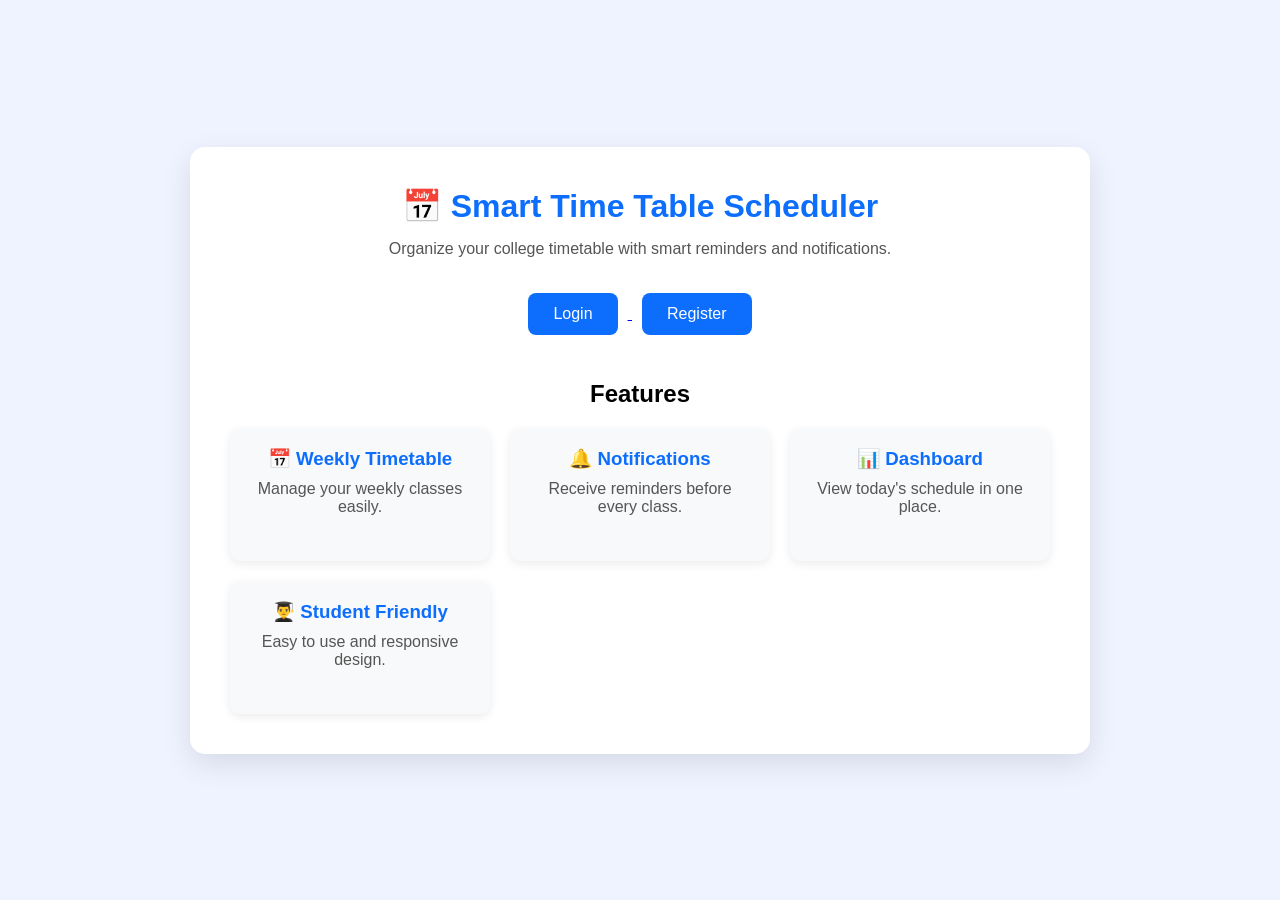
<file: frontend/index.html>
<!DOCTYPE html>
<html lang="en">
<head>
    <meta charset="UTF-8">
    <meta name="viewport" content="width=device-width, initial-scale=1.0">
    <title>Smart Time Table Scheduler</title>

    <link rel="stylesheet" href="css/style.css">
</head>

<body>

<div class="container">

    <h1>📅 Smart Time Table Scheduler</h1>

    <p>
        Organize your college timetable with smart reminders and notifications.
    </p>

    <div class="buttons">

        <a href="login.html">
            <button class="btn">Login</button>
        </a>

        <a href="register.html">
            <button class="btn">Register</button>
        </a>

    </div>

    <h2>Features</h2>

    <div class="cards">

        <div class="card">
            <h3>📅 Weekly Timetable</h3>
            <p>Manage your weekly classes easily.</p>
        </div>

        <div class="card">
            <h3>🔔 Notifications</h3>
            <p>Receive reminders before every class.</p>
        </div>

        <div class="card">
            <h3>📊 Dashboard</h3>
            <p>View today's schedule in one place.</p>
        </div>

        <div class="card">
            <h3>👨‍🎓 Student Friendly</h3>
            <p>Easy to use and responsive design.</p>
        </div>

    </div>

</div>

</body>
</html>
</file>
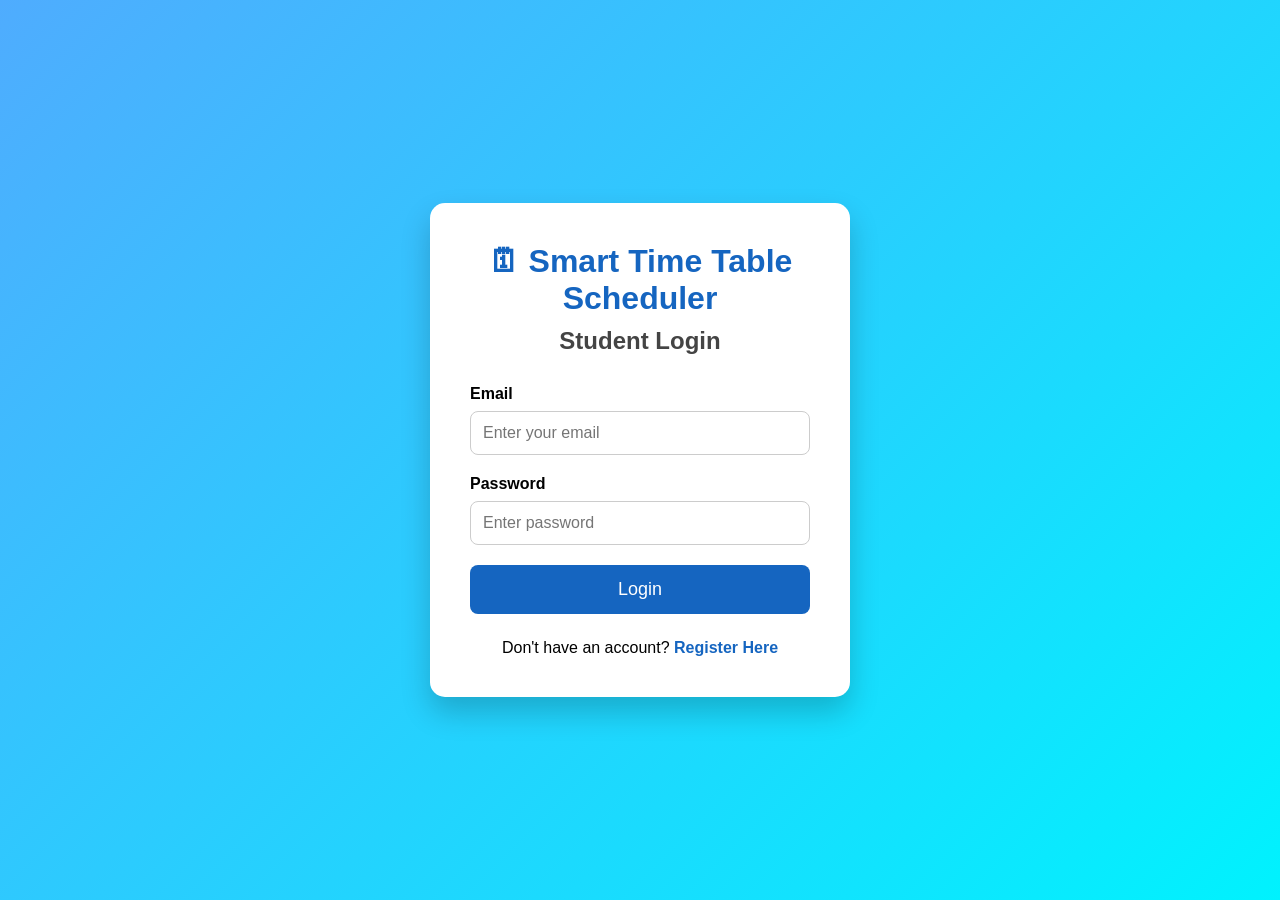
<file: frontend/dashboard.html>
<!DOCTYPE html>
<html lang="en">

<head>
    <meta charset="UTF-8">
    <meta name="viewport" content="width=device-width, initial-scale=1.0">
    <title>Dashboard | Smart Time Table Scheduler</title>

    <link rel="stylesheet" href="css/dashboard.css">

    <link rel="stylesheet"
    href="https://cdnjs.cloudflare.com/ajax/libs/font-awesome/6.5.2/css/all.min.css">

</head>

<body>

<div class="sidebar">

    <h2>📅 Scheduler</h2>

    <ul>

        <li><a href="dashboard.html"><i class="fa-solid fa-house"></i> Dashboard</a></li>

        <li><a href="timetable.html"><i class="fa-solid fa-calendar-days"></i> Timetable</a></li>

        <li><a href="notifications.html"><i class="fa-solid fa-bell"></i> Notifications</a></li>

        <li><a href="profile.html"><i class="fa-solid fa-user"></i> Profile</a></li>

    </ul>

</div>


<div class="main-content">

<header>

<h1>Smart Time Table Scheduler</h1>

<div>

<span id="welcomeUser"></span>

<button id="logoutBtn">Logout</button>

</div>

</header>


<div class="cards">

<div class="card">

<h2>📚 Today's Classes</h2>

<h1>5</h1>

</div>

<div class="card">

<h2>📖 Subjects</h2>

<h1>8</h1>

</div>

<div class="card">

<h2>⏰ Next Class</h2>

<h1>DBMS</h1>

<p>10:30 AM</p>

</div>

<div class="card">

<h2>📈 Attendance</h2>

<h1>82%</h1>

</div>

</div>


<div class="quick">

<h2>Quick Actions</h2>

<div class="buttons">

<button onclick="location.href='timetable.html'">

➕ Add Timetable

</button>

<button onclick="location.href='timetable.html'">

📅 View Timetable

</button>

<button onclick="location.href='notifications.html'">

🔔 Notifications

</button>

<button onclick="location.href='profile.html'">

👤 Profile

</button>

</div>

</div>


<div class="preview">

<h2>Today's Schedule</h2>

<table>

<tr>

<th>Time</th>

<th>Subject</th>

<th>Room</th>

</tr>

<tr>

<td>09:00</td>

<td>Artificial Intelligence</td>

<td>A205</td>

</tr>

<tr>

<td>10:00</td>

<td>DBMS</td>

<td>B102</td>

</tr>

<tr>

<td>02:00</td>

<td>Computer Vision</td>

<td>C301</td>

</tr>

</table>

</div>

</div>

<script src="js/dashboard.js"></script>

</body>

</html>
</file>
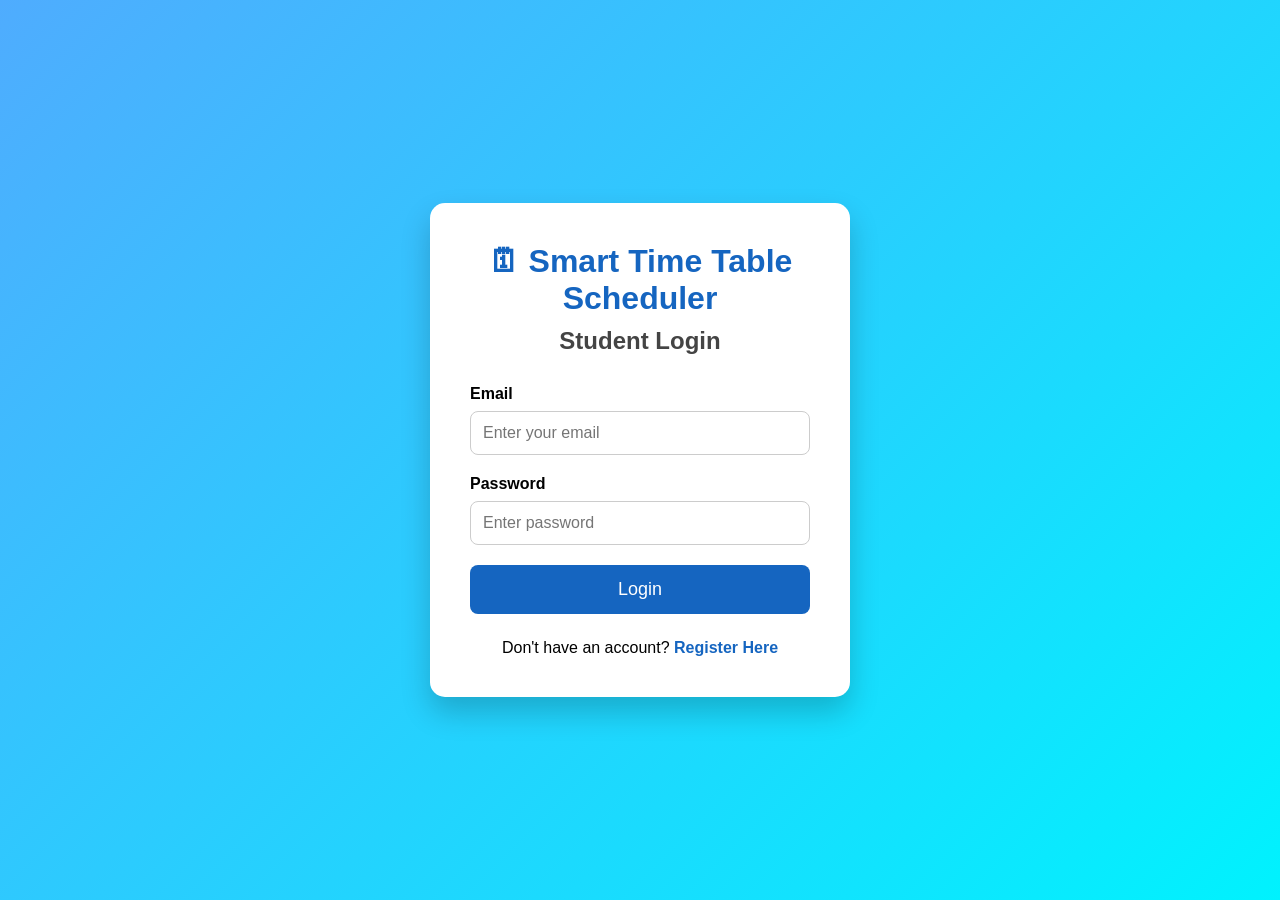
<file: frontend/login.html>
<!DOCTYPE html>
<html lang="en">
<head>
    <meta charset="UTF-8">
    <meta name="viewport" content="width=device-width, initial-scale=1.0">
    <title>Login | Smart Time Table Scheduler</title>

    <link rel="stylesheet" href="css/login.css">
</head>
<body>

<div class="login-container">

    <div class="login-box">

        <h1>🗓 Smart Time Table Scheduler</h1>

        <h2>Student Login</h2>

        <form id="loginForm">

            <div class="input-group">
                <label>Email</label>
                <input
                    type="email"
                    id="email"
                    placeholder="Enter your email"
                    required
                >
            </div>

            <div class="input-group">
                <label>Password</label>
                <input
                    type="password"
                    id="password"
                    placeholder="Enter password"
                    required
                >
            </div>

            <button type="submit">
                Login
            </button>

        </form>

        <p class="register-link">
            Don't have an account?

            <a href="register.html">
                Register Here
            </a>

        </p>

    </div>

</div>

<script src="js/login.js"></script>

</body>
</html>
</file>
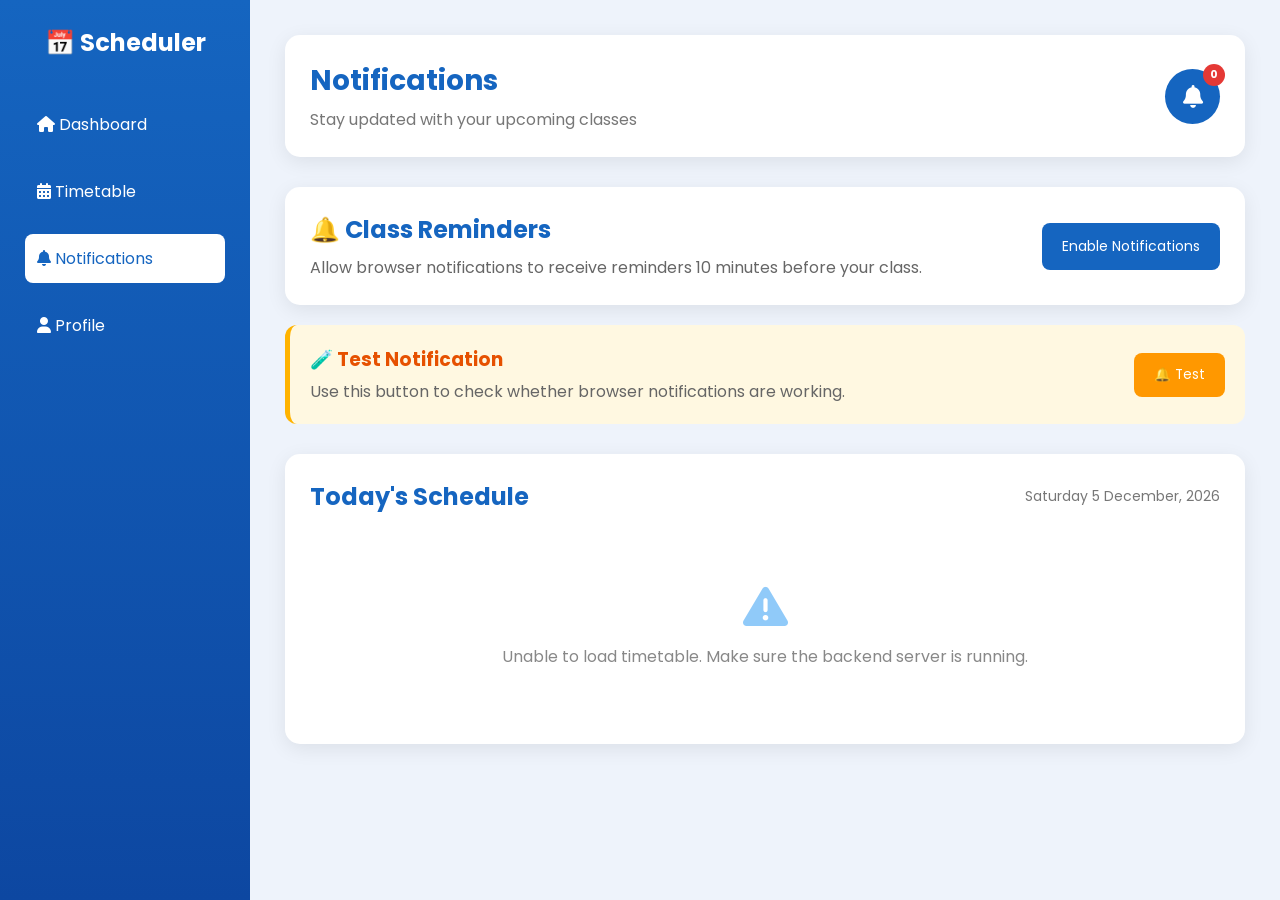
<file: frontend/notifications.html>
<!DOCTYPE html>
<html lang="en">

<head>

    <meta charset="UTF-8">

    <meta name="viewport" content="width=device-width, initial-scale=1.0">

    <title>Notifications | Smart Time Table Scheduler</title>

    <link rel="stylesheet" href="css/notifications.css">

    <link rel="stylesheet"
        href="https://cdnjs.cloudflare.com/ajax/libs/font-awesome/6.5.2/css/all.min.css">

</head>

<body>


<!-- =========================
     SIDEBAR
========================= -->

<div class="sidebar">

    <h2>📅 Scheduler</h2>

    <ul>

        <li>
            <a href="dashboard.html">
                <i class="fa-solid fa-house"></i>
                Dashboard
            </a>
        </li>

        <li>
            <a href="timetable.html">
                <i class="fa-solid fa-calendar-days"></i>
                Timetable
            </a>
        </li>

        <li class="active">
            <a href="notifications.html">
                <i class="fa-solid fa-bell"></i>
                Notifications
            </a>
        </li>

        <li>
            <a href="profile.html">
                <i class="fa-solid fa-user"></i>
                Profile
            </a>
        </li>

    </ul>

</div>


<!-- =========================
     MAIN CONTENT
========================= -->

<div class="main">

    <header>

        <div>

            <h1>Notifications</h1>

            <p>
                Stay updated with your upcoming classes
            </p>

        </div>

        <div class="notification-icon">

            <i class="fa-solid fa-bell"></i>

            <span id="notificationCount">
                0
            </span>

        </div>

    </header>


    <!-- =========================
         NOTIFICATION PERMISSION
    ========================= -->

    <div class="permission-card">

        <div>

            <h2>
                🔔 Class Reminders
            </h2>

            <p>
                Allow browser notifications to receive
                reminders 10 minutes before your class.
            </p>

        </div>

        <button id="enableNotifications">

            Enable Notifications

        </button>

    </div>


    <!-- =========================
         TEST NOTIFICATION
    ========================= -->

    <div class="test-card">

        <div>

            <h3>
                🧪 Test Notification
            </h3>

            <p>
                Use this button to check whether
                browser notifications are working.
            </p>

        </div>

        <button id="testNotification">

            🔔 Test

        </button>

    </div>


    <!-- =========================
         TODAY'S NOTIFICATIONS
    ========================= -->

    <section class="notification-section">

        <div class="section-header">

            <h2>
                Today's Schedule
            </h2>

            <span id="todayDate"></span>

        </div>


        <div id="notificationList">

            <!-- Notifications will appear here -->

            <div class="empty-message">

                <i class="fa-solid fa-calendar-check"></i>

                <p>
                    Loading today's classes...
                </p>

            </div>

        </div>

    </section>


</div>


<script src="js/notifications.js"></script>

</body>

</html>
</file>
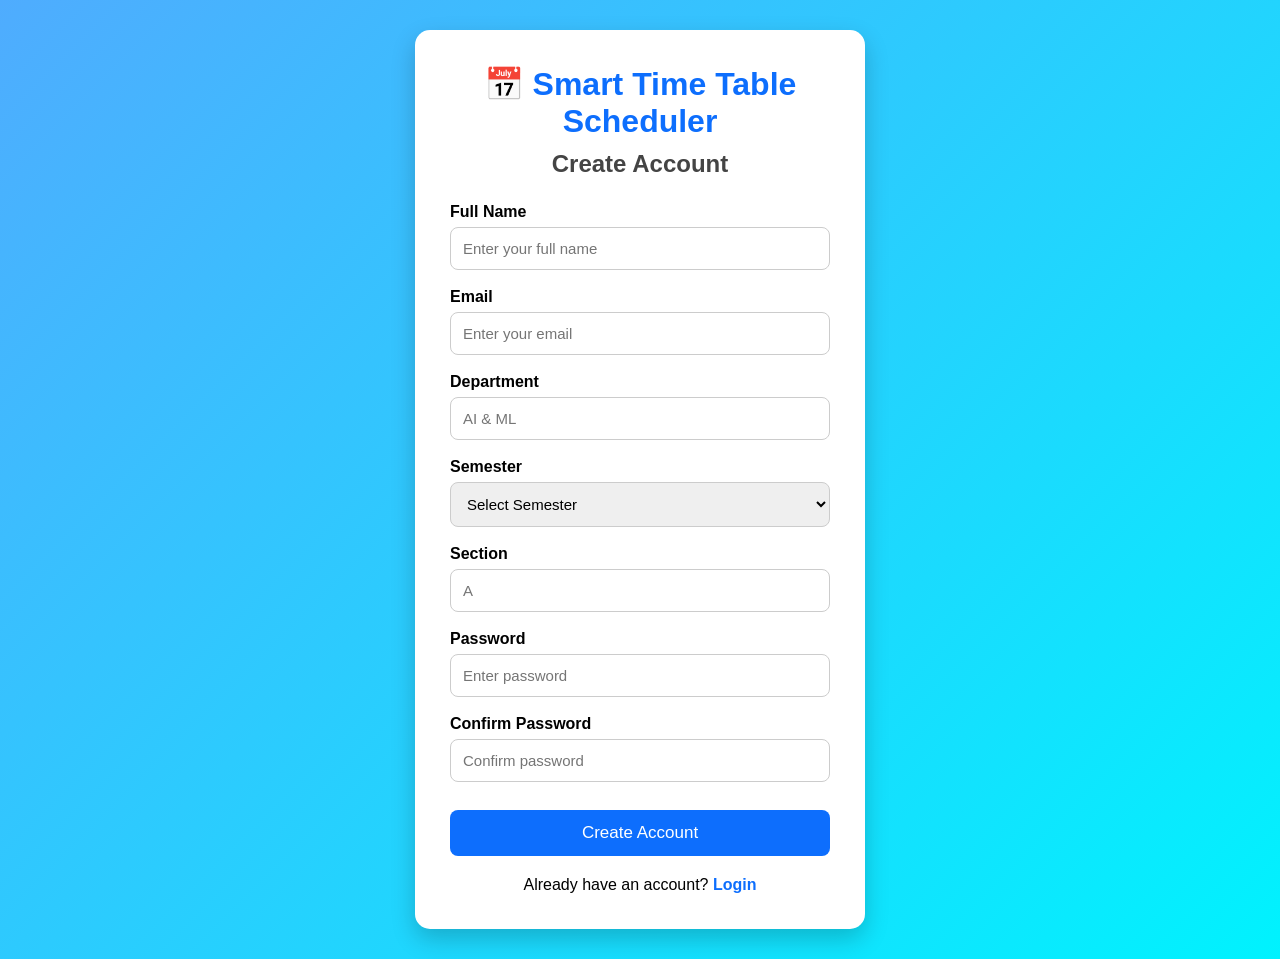
<file: frontend/register.html>
<!DOCTYPE html>
<html lang="en">

<head>
    <meta charset="UTF-8">
    <meta name="viewport" content="width=device-width, initial-scale=1.0">
    <title>Register | Smart Time Table Scheduler</title>

    <link rel="stylesheet" href="css/register.css">
</head>

<body>

    <div class="container">

        <div class="register-box">

            <h1>📅 Smart Time Table Scheduler</h1>
            <h2>Create Account</h2>

            <form id="registerForm">

                <div class="input-group">
                    <label>Full Name</label>
                    <input type="text" id="name" placeholder="Enter your full name" required>
                </div>

                <div class="input-group">
                    <label>Email</label>
                    <input type="email" id="email" placeholder="Enter your email" required>
                </div>

                <div class="input-group">
                    <label>Department</label>
                    <input type="text" id="department" placeholder="AI & ML" required>
                </div>

                <div class="input-group">
                    <label>Semester</label>
                    <select id="semester" required>
                        <option value="">Select Semester</option>
                        <option>1</option>
                        <option>2</option>
                        <option>3</option>
                        <option>4</option>
                        <option>5</option>
                        <option>6</option>
                        <option>7</option>
                        <option>8</option>
                    </select>
                </div>

                <div class="input-group">
                    <label>Section</label>
                    <input type="text" id="section" placeholder="A" required>
                </div>

                <div class="input-group">
                    <label>Password</label>
                    <input type="password" id="password" placeholder="Enter password" required>
                </div>

                <div class="input-group">
                    <label>Confirm Password</label>
                    <input type="password" id="confirmPassword" placeholder="Confirm password" required>
                </div>

                <button type="submit">Create Account</button>

                <p class="login-link">
                    Already have an account?
                    <a href="login.html">Login</a>
                </p>

            </form>

        </div>

    </div>

    <script src="js/register.js"></script>

</body>

</html>
</file>
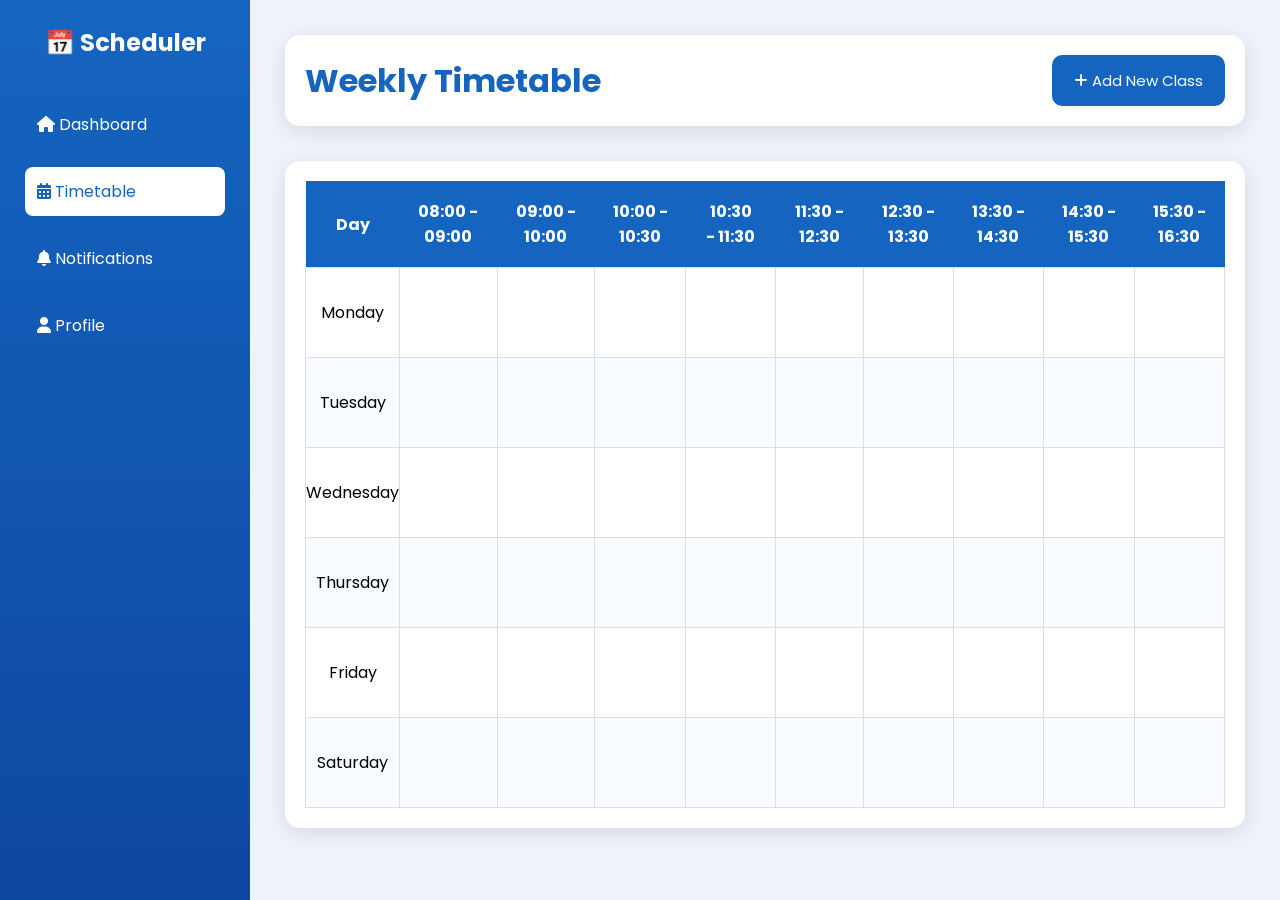
<file: frontend/timetable.html>
<!DOCTYPE html>
<html lang="en">

<head>

    <meta charset="UTF-8">

    <meta name="viewport" content="width=device-width, initial-scale=1.0">

    <title>Timetable</title>

    <link rel="stylesheet" href="css/timetable.css">

    <link rel="stylesheet"
    href="https://cdnjs.cloudflare.com/ajax/libs/font-awesome/6.5.2/css/all.min.css">

</head>

<body>

<!-- Sidebar -->

<div class="sidebar">

    <h2>📅 Scheduler</h2>

    <ul>

        <li><a href="dashboard.html"><i class="fa-solid fa-house"></i> Dashboard</a></li>

        <li class="active"><a href="timetable.html"><i class="fa-solid fa-calendar-days"></i> Timetable</a></li>

        <li><a href="notifications.html"><i class="fa-solid fa-bell"></i> Notifications</a></li>

        <li><a href="profile.html"><i class="fa-solid fa-user"></i> Profile</a></li>

    </ul>

</div>

<!-- Main Content -->

<div class="main">

    <header>

        <h1>Weekly Timetable</h1>

        <button id="openPopup">

            <i class="fa-solid fa-plus"></i>

            Add New Class

        </button>

    </header>

    <!-- Weekly Grid -->

    <div class="table-container">

    <table id="timetableTable">

        <thead>
            <tr>
                <th>Day</th>
                <th>08:00 - 09:00</th>
                <th>09:00 - 10:00</th>
                <th>10:00 - 10:30</th>
                <th>10:30 - 11:30</th>
                <th>11:30 - 12:30</th>
                <th>12:30 - 13:30</th>
                <th>13:30 - 14:30</th>
                <th>14:30 - 15:30</th>
                <th>15:30 - 16:30</th>
            </tr>
        </thead>

        <tbody>

            <tr>
                <td>Monday</td>
                <td></td>
                <td></td>
                <td></td>
                <td></td>
                <td></td>
                <td></td>
                <td></td>
                <td></td>
                <td></td>
            </tr>

            <tr>
                <td>Tuesday</td>
                <td></td>
                <td></td>
                <td></td>
                <td></td>
                <td></td>
                <td></td>
                <td></td>
                <td></td>
                <td></td>
            </tr>

            <tr>
                <td>Wednesday</td>
                <td></td>
                <td></td>
                <td></td>
                <td></td>
                <td></td>
                <td></td>
                <td></td>
                <td></td>
                <td></td>
            </tr>

            <tr>
                <td>Thursday</td>
                <td></td>
                <td></td>
                <td></td>
                <td></td>
                <td></td>
                <td></td>
                <td></td>
                <td></td>
                <td></td>
            </tr>

            <tr>
                <td>Friday</td>
                <td></td>
                <td></td>
                <td></td>
                <td></td>
                <td></td>
                <td></td>
                <td></td>
                <td></td>
                <td></td>
            </tr>

            <tr>
                <td>Saturday</td>
                <td></td>
                <td></td>
                <td></td>
                <td></td>
                <td></td>
                <td></td>
                <td></td>
                <td></td>
                <td></td>
            </tr>

        </tbody>

    </table>

</div>

            </tbody>

        </table>

    </div>

</div>




<!-- Popup -->

<div class="popup" id="popup">

    <div class="popup-content">

        <span id="closePopup">&times;</span>

        <h2>Add New Class</h2>

        <form id="timetableForm">

            <select id="day" required>

                <option value="">Select Day</option>

                <option>Monday</option>

                <option>Tuesday</option>

                <option>Wednesday</option>

                <option>Thursday</option>

                <option>Friday</option>

                <option>Saturday</option>

            </select>

            <input type="text" id="subject" placeholder="Subject" required>

            <input type="text" id="faculty" placeholder="Faculty" required>

            <input type="text" id="room" placeholder="Room" required>

            <input type="time" id="startTime" required>

            <input type="time" id="endTime" required>

            <button type="submit">

                Save Class

            </button>

        </form>

    </div>

</div>

<script src="js/timetable.js"></script>

</body>

</html>
</file>
<file: frontend/css/style.css>
*{
    margin:0;
    padding:0;
    box-sizing:border-box;
    font-family:Arial, sans-serif;
}

body{
    background:#eef3ff;
    display:flex;
    justify-content:center;
    align-items:center;
    min-height:100vh;
    padding:30px;
}

.container{
    width:90%;
    max-width:900px;
    background:#fff;
    padding:40px;
    border-radius:15px;
    box-shadow:0 10px 30px rgba(0,0,0,0.1);
    text-align:center;
}

h1{
    color:#0d6efd;
    margin-bottom:15px;
}

p{
    color:#555;
    margin-bottom:25px;
}

.buttons{
    margin-bottom:35px;
}

.btn{
    background:#0d6efd;
    color:white;
    border:none;
    padding:12px 25px;
    margin:10px;
    border-radius:8px;
    cursor:pointer;
    font-size:16px;
}

.btn:hover{
    background:#084298;
}

.cards{
    display:grid;
    grid-template-columns:repeat(auto-fit,minmax(200px,1fr));
    gap:20px;
    margin-top:20px;
}

.card{
    background:#f8f9fa;
    padding:20px;
    border-radius:10px;
    box-shadow:0 3px 10px rgba(0,0,0,0.08);
}

.card h3{
    margin-bottom:10px;
    color:#0d6efd;
}
</file>
<file: frontend/css/dashboard.css>
@import url('https://fonts.googleapis.com/css2?family=Poppins:wght@300;400;500;600;700&display=swap');

*{
    margin:0;
    padding:0;
    box-sizing:border-box;
    font-family:'Poppins',sans-serif;
}

body{
    display:flex;
    background:#eef3fb;
}

/* ===========================
   Sidebar
=========================== */

.sidebar{

    width:250px;
    height:100vh;

    background:linear-gradient(180deg,#1565c0,#0d47a1);

    position:fixed;
    left:0;
    top:0;

    color:white;

    padding:25px;

}

.sidebar h2{

    text-align:center;

    margin-bottom:40px;

}

.sidebar ul{

    list-style:none;

}

.sidebar ul li{

    margin:18px 0;

}

.sidebar ul li a{

    color:white;

    text-decoration:none;

    font-size:17px;

    display:block;

    padding:12px;

    border-radius:8px;

    transition:.3s;

}

.sidebar ul li a:hover{

    background:white;

    color:#1565c0;

}

/* ===========================
   Main Content
=========================== */

.main-content{

    margin-left:250px;

    width:calc(100% - 250px);

    padding:30px;

}

/* ===========================
   Header
=========================== */

header{

    display:flex;

    justify-content:space-between;

    align-items:center;

    background:white;

    padding:20px;

    border-radius:12px;

    box-shadow:0 4px 10px rgba(0,0,0,.1);

}

header h1{

    color:#1565c0;

}

#welcomeUser{

    font-weight:bold;

    margin-right:20px;

    color:#444;

}

#logoutBtn{

    background:#e53935;

    color:white;

    border:none;

    padding:10px 20px;

    border-radius:8px;

    cursor:pointer;

}

#logoutBtn:hover{

    background:#b71c1c;

}
/* ===========================
   Dashboard Cards
=========================== */

.cards{

    display:grid;
    grid-template-columns:repeat(4,1fr);
    gap:20px;
    margin-top:30px;

}

.card{

    background:white;
    padding:25px;
    border-radius:15px;
    box-shadow:0 10px 20px rgba(0,0,0,.1);
    transition:.3s;
    text-align:center;

}

.card:hover{

    transform:translateY(-8px);
    box-shadow:0 15px 30px rgba(0,0,0,.15);

}

.card h2{

    color:#1565c0;
    margin-bottom:15px;
    font-size:20px;

}

.card h1{

    font-size:40px;
    color:#333;

}

.card p{

    margin-top:10px;
    color:#666;

}

/* ===========================
   Quick Actions
=========================== */

.quick{

    margin-top:40px;

}

.quick h2{

    color:#1565c0;
    margin-bottom:20px;

}

.buttons{

    display:grid;
    grid-template-columns:repeat(4,1fr);
    gap:20px;

}

.buttons button{

    background:#1565c0;
    color:white;
    border:none;
    padding:18px;
    border-radius:12px;
    cursor:pointer;
    font-size:16px;
    transition:.3s;

}

.buttons button:hover{

    background:#0d47a1;
    transform:scale(1.05);

}

/* ===========================
   Schedule Preview
=========================== */

.preview{

    margin-top:40px;

    background:white;

    padding:25px;

    border-radius:15px;

    box-shadow:0 10px 20px rgba(0,0,0,.1);

}

.preview h2{

    color:#1565c0;

    margin-bottom:20px;

}

.preview table{

    width:100%;
    border-collapse:collapse;

}

.preview th{

    background:#1565c0;

    color:white;

    padding:15px;

}

.preview td{

    padding:14px;

    text-align:center;

    border-bottom:1px solid #ddd;

}

.preview tr:nth-child(even){

    background:#f8f9ff;

}

.preview tr:hover{

    background:#e3f2fd;

}

/* Header Right */

.header-right{

    display:flex;

    align-items:center;

    gap:20px;

}

/* Notification */

.notification-btn{

    position:relative;

    width:50px;

    height:50px;

    border:none;

    border-radius:50%;

    background:#1565c0;

    color:white;

    font-size:22px;

    cursor:pointer;

}

.notification-btn:hover{

    transform:scale(1.1);

}

/* Notification Badge */

.badge{

    position:absolute;

    top:-6px;

    right:-6px;

    width:22px;

    height:22px;

    background:red;

    color:white;

    border-radius:50%;

    display:flex;

    justify-content:center;

    align-items:center;

    font-size:12px;

}

/* Current Date */

#currentDate{

    color:#777;

    margin-top:8px;

}
</file>
<file: frontend/css/login.css>
*{
    margin:0;
    padding:0;
    box-sizing:border-box;
    font-family:Arial,Helvetica,sans-serif;
}

body{

    background:linear-gradient(135deg,#4facfe,#00f2fe);

    display:flex;
    justify-content:center;
    align-items:center;

    height:100vh;

}

.login-container{

    width:100%;
    display:flex;
    justify-content:center;
    align-items:center;

}

.login-box{

    width:420px;

    background:white;

    padding:40px;

    border-radius:15px;

    box-shadow:0 15px 30px rgba(0,0,0,.2);

}

.login-box h1{

    color:#1565c0;

    text-align:center;

    margin-bottom:10px;

}

.login-box h2{

    text-align:center;

    margin-bottom:30px;

    color:#444;

}

.input-group{

    margin-bottom:20px;

}

.input-group label{

    display:block;

    font-weight:bold;

    margin-bottom:8px;

}

.input-group input{

    width:100%;

    padding:12px;

    border:1px solid #ccc;

    border-radius:8px;

    font-size:16px;

}

.input-group input:focus{

    border:2px solid #1565c0;

    outline:none;

}

button{

    width:100%;

    padding:14px;

    border:none;

    border-radius:8px;

    background:#1565c0;

    color:white;

    font-size:18px;

    cursor:pointer;

    transition:.3s;

}

button:hover{

    background:#0d47a1;

}

.register-link{

    margin-top:25px;

    text-align:center;

}

.register-link a{

    color:#1565c0;

    text-decoration:none;

    font-weight:bold;

}
</file>
<file: frontend/css/notifications.css>
@import url('https://fonts.googleapis.com/css2?family=Poppins:wght@300;400;500;600;700&display=swap');


/* =========================
   RESET
========================= */

* {

    margin: 0;

    padding: 0;

    box-sizing: border-box;

    font-family: 'Poppins', sans-serif;

}


body {

    background: #eef3fb;

    display: flex;

}


/* =========================
   SIDEBAR
========================= */

.sidebar {

    width: 250px;

    height: 100vh;

    position: fixed;

    left: 0;

    top: 0;

    background: linear-gradient(
        180deg,
        #1565c0,
        #0d47a1
    );

    color: white;

    padding: 25px;

}


.sidebar h2 {

    text-align: center;

    margin-bottom: 40px;

}


.sidebar ul {

    list-style: none;

}


.sidebar ul li {

    margin: 18px 0;

}


.sidebar ul li a {

    color: white;

    text-decoration: none;

    display: block;

    padding: 12px;

    border-radius: 8px;

    transition: 0.3s;

}


.sidebar ul li a:hover,
.sidebar ul li.active a {

    background: white;

    color: #1565c0;

}


/* =========================
   MAIN
========================= */

.main {

    margin-left: 250px;

    width: calc(100% - 250px);

    padding: 35px;

}


/* =========================
   HEADER
========================= */

header {

    background: white;

    padding: 25px;

    border-radius: 15px;

    display: flex;

    justify-content: space-between;

    align-items: center;

    box-shadow:
        0 5px 20px rgba(0,0,0,0.08);

}


header h1 {

    color: #1565c0;

    font-size: 28px;

}


header p {

    color: #777;

    margin-top: 5px;

}


.notification-icon {

    position: relative;

    width: 55px;

    height: 55px;

    background: #1565c0;

    color: white;

    border-radius: 50%;

    display: flex;

    align-items: center;

    justify-content: center;

    font-size: 23px;

}


#notificationCount {

    position: absolute;

    top: -5px;

    right: -5px;

    width: 22px;

    height: 22px;

    background: #e53935;

    border-radius: 50%;

    display: flex;

    justify-content: center;

    align-items: center;

    font-size: 11px;

    font-weight: bold;

}


/* =========================
   PERMISSION CARD
========================= */

.permission-card {

    margin-top: 30px;

    background: white;

    padding: 25px;

    border-radius: 15px;

    display: flex;

    justify-content: space-between;

    align-items: center;

    box-shadow:
        0 5px 20px rgba(0,0,0,0.08);

}


.permission-card h2 {

    color: #1565c0;

    margin-bottom: 8px;

}


.permission-card p {

    color: #666;

}


#enableNotifications {

    background: #1565c0;

    color: white;

    border: none;

    padding: 13px 20px;

    border-radius: 8px;

    cursor: pointer;

    font-size: 14px;

}


#enableNotifications:hover {

    background: #0d47a1;

}


/* =========================
   TEST CARD
========================= */

.test-card {

    margin-top: 20px;

    background: #fff8e1;

    border-left: 5px solid #ffb300;

    padding: 20px;

    border-radius: 12px;

    display: flex;

    justify-content: space-between;

    align-items: center;

}


.test-card h3 {

    color: #e65100;

}


.test-card p {

    color: #666;

    margin-top: 5px;

}


#testNotification {

    background: #ff9800;

    color: white;

    border: none;

    padding: 12px 20px;

    border-radius: 8px;

    cursor: pointer;

}


#testNotification:hover {

    background: #ef6c00;

}


/* =========================
   NOTIFICATION SECTION
========================= */

.notification-section {

    margin-top: 30px;

    background: white;

    padding: 25px;

    border-radius: 15px;

    box-shadow:
        0 5px 20px rgba(0,0,0,0.08);

}


.section-header {

    display: flex;

    justify-content: space-between;

    align-items: center;

    margin-bottom: 20px;

}


.section-header h2 {

    color: #1565c0;

}


#todayDate {

    color: #777;

    font-size: 14px;

}


/* =========================
   NOTIFICATION ITEM
========================= */

.notification-item {

    display: flex;

    align-items: center;

    gap: 18px;

    padding: 18px;

    border: 1px solid #e1e6ef;

    border-radius: 10px;

    margin-bottom: 12px;

    transition: 0.3s;

}


.notification-item:hover {

    background: #f5f9ff;

    transform: translateX(5px);

}


.notification-item .icon {

    width: 45px;

    height: 45px;

    background: #e3f2fd;

    color: #1565c0;

    border-radius: 50%;

    display: flex;

    justify-content: center;

    align-items: center;

    font-size: 18px;

}


.notification-details {

    flex: 1;

}


.notification-details h3 {

    color: #333;

    font-size: 16px;

}


.notification-details p {

    color: #777;

    font-size: 13px;

    margin-top: 4px;

}


.notification-time {

    color: #1565c0;

    font-weight: 600;

    font-size: 14px;

}


/* =========================
   EMPTY MESSAGE
========================= */

.empty-message {

    text-align: center;

    padding: 50px;

    color: #999;

}


.empty-message i {

    font-size: 45px;

    margin-bottom: 15px;

    color: #90caf9;

}


.empty-message p {

    color: #888;

}


/* =========================
   RESPONSIVE
========================= */

@media (max-width: 768px) {

    .sidebar {

        position: relative;

        width: 100%;

        height: auto;

    }


    body {

        display: block;

    }


    .main {

        margin-left: 0;

        width: 100%;

        padding: 20px;

    }


    header {

        flex-direction: column;

        gap: 20px;

        text-align: center;

    }


    .permission-card,
    .test-card {

        flex-direction: column;

        gap: 20px;

        text-align: center;

    }

}
</file>
<file: frontend/css/register.css>
*{
    margin:0;
    padding:0;
    box-sizing:border-box;
    font-family:Arial, sans-serif;
}

body{
    background:linear-gradient(135deg,#4facfe,#00f2fe);
    display:flex;
    justify-content:center;
    align-items:center;
    min-height:100vh;
}

.container{
    width:100%;
    display:flex;
    justify-content:center;
    align-items:center;
    padding:30px;
}

.register-box{

    width:450px;
    background:#fff;
    padding:35px;
    border-radius:15px;
    box-shadow:0 10px 25px rgba(0,0,0,.2);

}

h1{

    color:#0d6efd;
    text-align:center;
    margin-bottom:10px;

}

h2{

    text-align:center;
    margin-bottom:25px;
    color:#444;

}

.input-group{

    margin-bottom:18px;

}

label{

    display:block;
    margin-bottom:6px;
    font-weight:bold;

}

input,
select{

    width:100%;
    padding:12px;
    border:1px solid #ccc;
    border-radius:8px;
    font-size:15px;

}

input:focus,
select:focus{

    border-color:#0d6efd;
    outline:none;

}

button{

    width:100%;
    padding:13px;
    background:#0d6efd;
    color:white;
    border:none;
    border-radius:8px;
    font-size:17px;
    cursor:pointer;
    margin-top:10px;

}

button:hover{

    background:#084298;

}

.login-link{

    text-align:center;
    margin-top:20px;

}

.login-link a{

    color:#0d6efd;
    text-decoration:none;
    font-weight:bold;

}

.login-link a:hover{

    text-decoration:underline;

}
</file>
<file: frontend/css/timetable.css>
@import url('https://fonts.googleapis.com/css2?family=Poppins:wght@300;400;500;600;700&display=swap');

*{
    margin:0;
    padding:0;
    box-sizing:border-box;
    font-family:'Poppins',sans-serif;
}

body{
    background:#eef3fb;
    display:flex;
}

/* ===========================
   Sidebar
=========================== */

.sidebar{

    width:250px;
    height:100vh;

    position:fixed;
    left:0;
    top:0;

    background:linear-gradient(180deg,#1565c0,#0d47a1);

    color:white;

    padding:25px;

}

.sidebar h2{

    text-align:center;

    margin-bottom:40px;

}

.sidebar ul{

    list-style:none;

}

.sidebar ul li{

    margin:18px 0;

}

.sidebar ul li a{

    color:white;

    text-decoration:none;

    display:block;

    padding:12px;

    border-radius:8px;

    transition:.3s;

}

.sidebar ul li a:hover,
.sidebar .active a{

    background:white;

    color:#1565c0;

}

/* ===========================
   Main
=========================== */

.main{

    margin-left:250px;

    width:calc(100% - 250px);

    padding:35px;

}

/* ===========================
   Header
=========================== */

header{

    display:flex;

    justify-content:space-between;

    align-items:center;

    background:white;

    padding:20px;

    border-radius:15px;

    box-shadow:0 5px 20px rgba(0,0,0,.1);

}

header h1{

    color:#1565c0;

}

/* ===========================
   Add Button
=========================== */

#openPopup{

    background:#1565c0;

    color:white;

    border:none;

    padding:14px 22px;

    border-radius:10px;

    cursor:pointer;

    font-size:15px;

    transition:.3s;

}

#openPopup:hover{

    background:#0d47a1;

    transform:scale(1.05);

}

/* ===========================
   Table
=========================== */

.table-container{

    margin-top:35px;

    background:white;

    border-radius:15px;

    padding:20px;

    box-shadow:0 5px 20px rgba(0,0,0,.1);

    overflow:auto;

}

table{

    width:100%;

    border-collapse:collapse;

}

thead{

    background:#1565c0;

    color:white;

}

th{

    padding:18px;

    text-align:center;

}

td{

    height:90px;

    text-align:center;

    border:1px solid #ddd;

    transition:.3s;

    cursor:pointer;

}

tbody tr:nth-child(even){

    background:#f8fbff;

}

td:hover{

    background:#dbeafe;

}

/* ===========================
   Popup
=========================== */

.popup{

    position:fixed;

    top:0;

    left:0;

    width:100%;

    height:100%;

    background:rgba(0,0,0,.5);

    display:none;

    justify-content:center;

    align-items:center;

}

.popup-content{

    width:420px;

    background:white;

    border-radius:15px;

    padding:30px;

    position:relative;

    animation:popup .3s ease;

}

@keyframes popup{

    from{

        transform:scale(.7);

        opacity:0;

    }

    to{

        transform:scale(1);

        opacity:1;

    }

}

#closePopup{

    position:absolute;

    top:15px;

    right:20px;

    font-size:28px;

    cursor:pointer;

}

.popup h2{

    text-align:center;

    color:#1565c0;

    margin-bottom:20px;

}

.popup form{

    display:flex;

    flex-direction:column;

    gap:15px;

}

.popup input,
.popup select{

    padding:12px;

    border:1px solid #ccc;

    border-radius:8px;

    font-size:15px;

}

.popup input:focus,
.popup select:focus{

    outline:none;

    border-color:#1565c0;

}

.popup button{

    background:#1565c0;

    color:white;

    border:none;

    padding:14px;

    border-radius:8px;

    cursor:pointer;

}

.popup button:hover{

    background:#0d47a1;

}

/* ===========================
   Responsive
=========================== */

@media(max-width:900px){

.sidebar{

    width:220px;

}

.main{

    margin-left:220px;

}

}

@media(max-width:768px){

body{

    display:block;

}

.sidebar{

    position:relative;

    width:100%;

    height:auto;

}

.main{

    margin-left:0;

    width:100%;

    padding:20px;

}

header{

    flex-direction:column;

    gap:20px;

}

.popup-content{

    width:90%;

}

}
</file>
